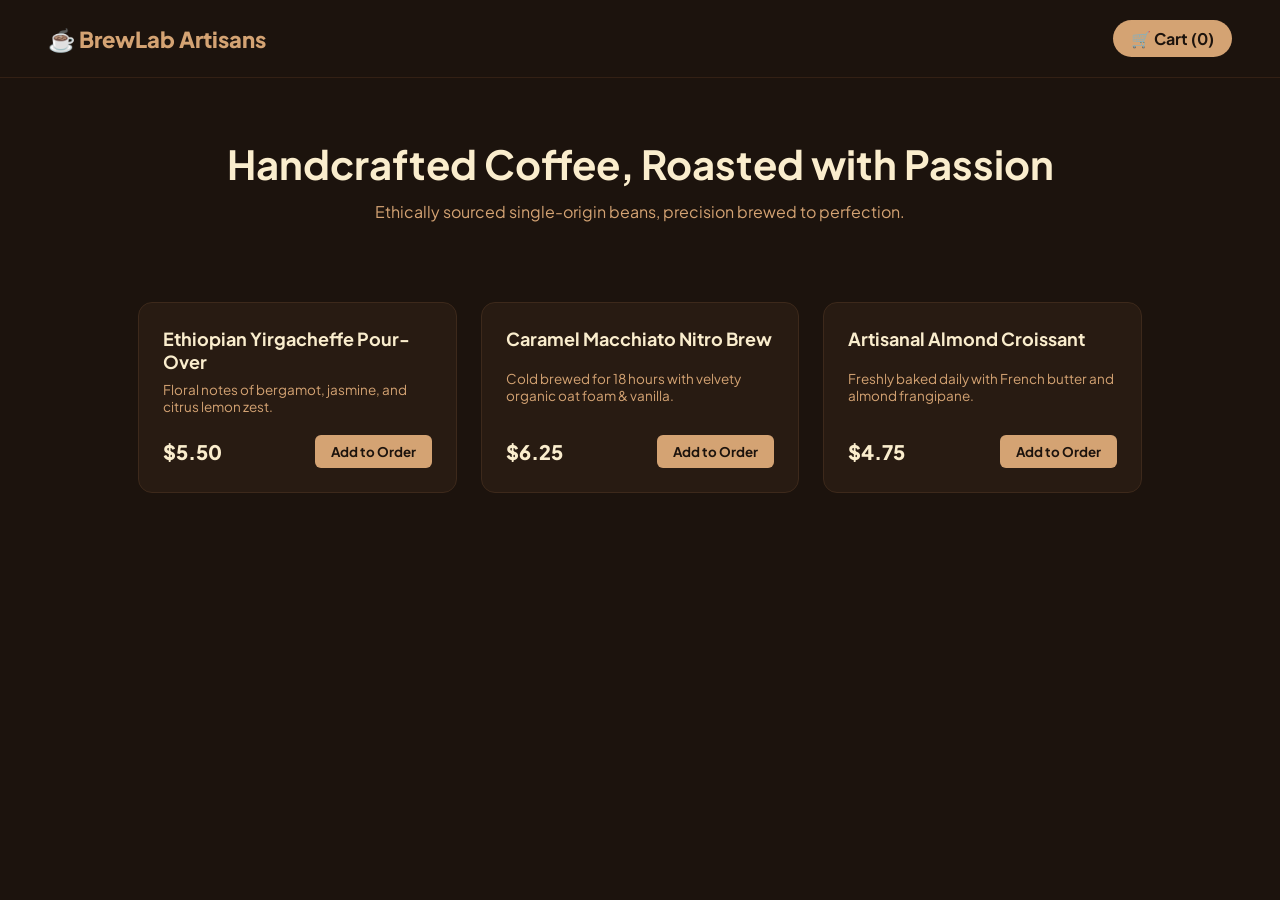
<file: generated-sites/coffee-showcase/index.html>
<!DOCTYPE html>

<html lang="en">

<head>

    <meta charset="UTF-8">

    <meta name="viewport" content="width=device-width, initial-scale=1.0">

    <title>BrewLab • Artisanal Specialty Roasters</title>

    <link href="https://fonts.googleapis.com/css2?family=Plus+Jakarta+Sans:wght@400;500;600;700;800&display=swap" rel="stylesheet">

    <link rel="stylesheet" href="style.css">

</head>

<body>

    <header class="header">

        <div class="brand">☕ BrewLab Artisans</div>

        <div class="cart-btn" onclick="toggleCart()">🛒 Cart (<span id="cartCount">0</span>)</div>

    </header>

    <section class="hero">

        <h1>Handcrafted Coffee, Roasted with Passion</h1>

        <p>Ethically sourced single-origin beans, precision brewed to perfection.</p>

    </section>

    <main class="menu-grid">

        <div class="item-card">

            <h3>Ethiopian Yirgacheffe Pour-Over</h3>

            <p>Floral notes of bergamot, jasmine, and citrus lemon zest.</p>

            <div class="item-bottom">

                <span class="price">$5.50</span>

                <button class="btn-add" onclick="addToCart('Ethiopian Pour-Over', 5.50)">Add to Order</button>

            </div>

        </div>

        <div class="item-card">

            <h3>Caramel Macchiato Nitro Brew</h3>

            <p>Cold brewed for 18 hours with velvety organic oat foam & vanilla.</p>

            <div class="item-bottom">

                <span class="price">$6.25</span>

                <button class="btn-add" onclick="addToCart('Nitro Caramel', 6.25)">Add to Order</button>

            </div>

        </div>

        <div class="item-card">

            <h3>Artisanal Almond Croissant</h3>

            <p>Freshly baked daily with French butter and almond frangipane.</p>

            <div class="item-bottom">

                <span class="price">$4.75</span>

                <button class="btn-add" onclick="addToCart('Almond Croissant', 4.75)">Add to Order</button>

            </div>

        </div>

    </main>

    <script src="script.js"></script>

</body>

</html>
</file>
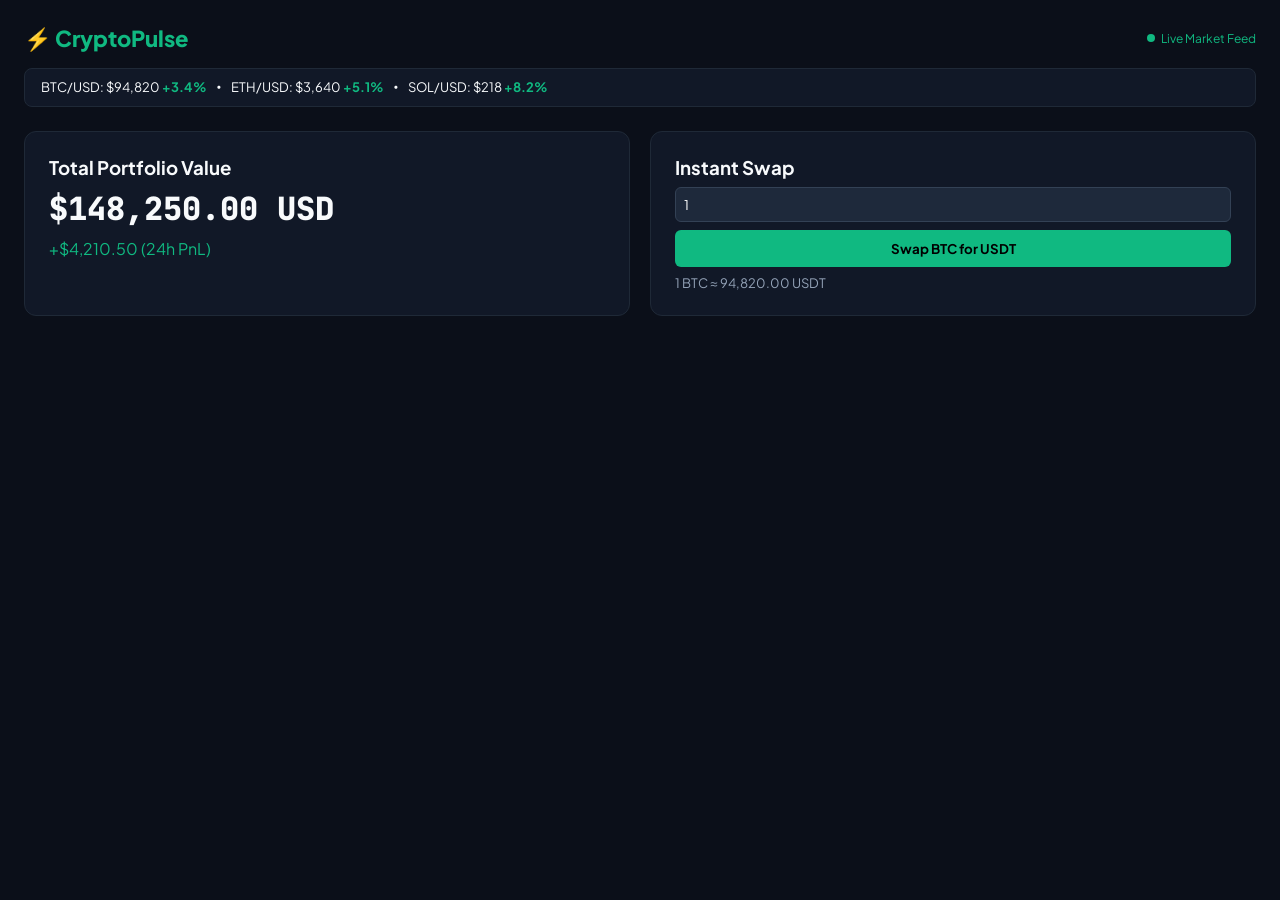
<file: generated-sites/crypto-hub/index.html>
<!DOCTYPE html>

<html lang="en">

<head>

    <meta charset="UTF-8">

    <meta name="viewport" content="width=device-width, initial-scale=1.0">

    <title>CryptoPulse • Market Terminal</title>

    <link href="https://fonts.googleapis.com/css2?family=Plus+Jakarta+Sans:wght@400;600;700;800&family=JetBrains+Mono:wght@500;600&display=swap" rel="stylesheet">

    <link rel="stylesheet" href="style.css">

</head>

<body>

    <header class="header">

        <div class="logo">⚡ CryptoPulse</div>

        <div class="status"><span class="dot"></span> Live Market Feed</div>

    </header>

    <div class="ticker-bar">

        <span>BTC/USD: $94,820 <strong style="color:#10b981;">+3.4%</strong></span> •

        <span>ETH/USD: $3,640 <strong style="color:#10b981;">+5.1%</strong></span> •

        <span>SOL/USD: $218 <strong style="color:#10b981;">+8.2%</strong></span>

    </div>

    <main class="main">

        <div class="card">

            <h3>Total Portfolio Value</h3>

            <div class="val">$148,250.00 USD</div>

            <p style="color:#10b981;">+$4,210.50 (24h PnL)</p>

        </div>

        <div class="card">

            <h3>Instant Swap</h3>

            <input type="number" value="1" id="swapAmount" style="background:#1e293b; color:#fff; border:1px solid #334155; padding:8px; border-radius:6px; width:100%; margin:8px 0;">

            <button onclick="calcSwap()" style="background:#10b981; color:#000; font-weight:700; border:none; padding:10px; width:100%; border-radius:6px; cursor:pointer;">Swap BTC for USDT</button>

            <div id="swapRes" style="margin-top:8px; font-size:13px; color:#94a3b8;">1 BTC ≈ 94,820.00 USDT</div>

        </div>

    </main>

    <script src="script.js"></script>

</body>

</html>
</file>
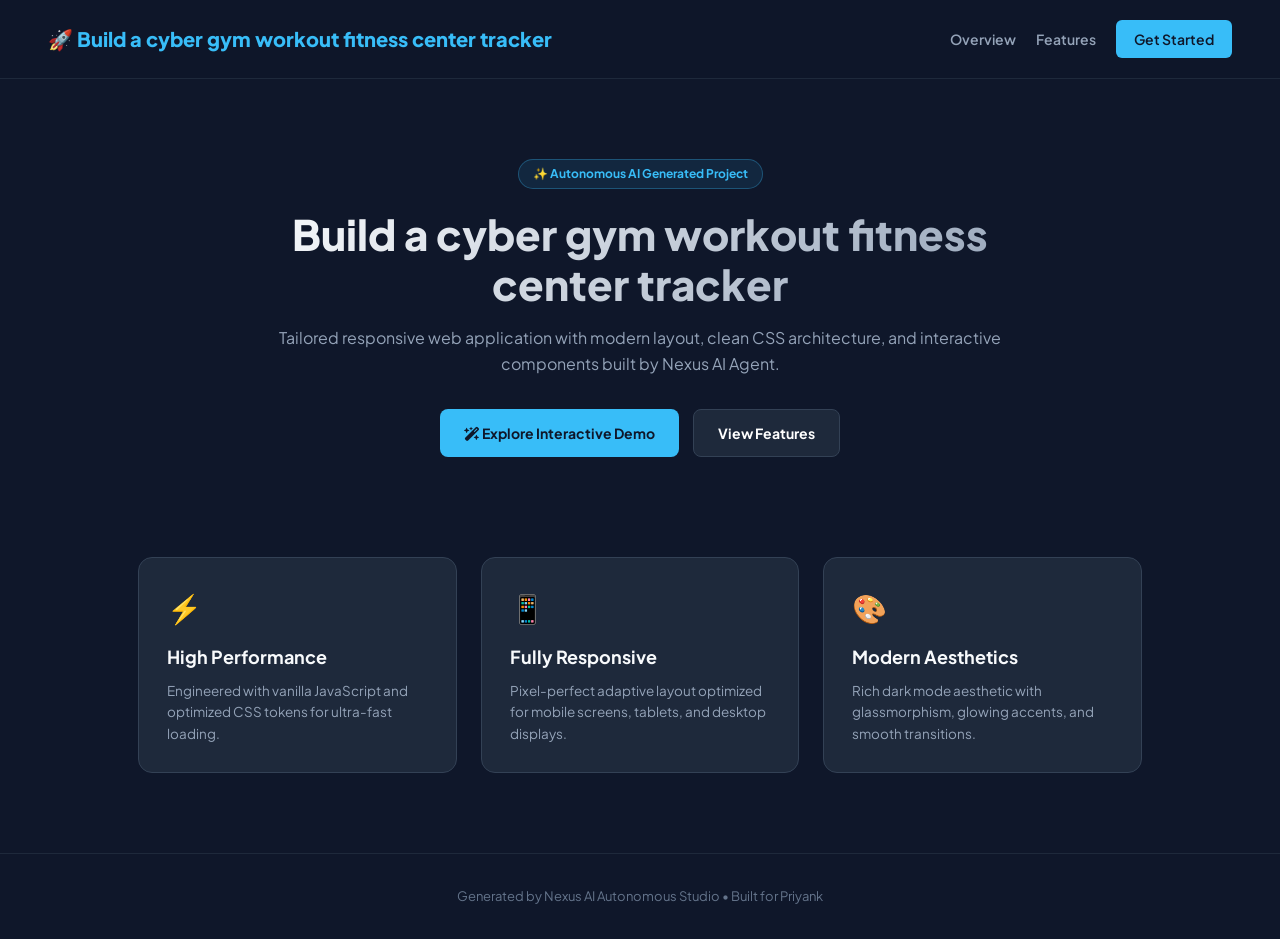
<file: generated-sites/cyber-gym-workout/index.html>
<!DOCTYPE html>

<html lang="en">

<head>

    <meta charset="UTF-8">

    <meta name="viewport" content="width=device-width, initial-scale=1.0">

    <title>Build a cyber gym workout fitness center tracker</title>

    <link href="https://fonts.googleapis.com/css2?family=Plus+Jakarta+Sans:wght@400;500;600;700;800&display=swap" rel="stylesheet">

    <link rel="stylesheet" href="https://cdnjs.cloudflare.com/ajax/libs/font-awesome/6.5.1/css/all.min.css">

    <link rel="stylesheet" href="style.css">

</head>

<body>

    <header class="app-header">

        <div class="brand">🚀 Build a cyber gym workout fitness center tracker</div>

        <nav class="nav">

            <a href="#overview">Overview</a>

            <a href="#features">Features</a>

            <a href="#contact" class="btn-action">Get Started</a>

        </nav>

    </header>

    <section class="hero-section" id="overview">

        <div class="pill-badge">✨ Autonomous AI Generated Project</div>

        <h1>Build a cyber gym workout fitness center tracker</h1>

        <p class="hero-desc">Tailored responsive web application with modern layout, clean CSS architecture, and interactive components built by Nexus AI Agent.</p>

        <div class="hero-actions">

            <button class="btn-primary" onclick="showDemo()"><i class="fa-solid fa-wand-magic-sparkles"></i> Explore Interactive Demo</button>

            <a href="#features" class="btn-secondary">View Features</a>

        </div>

    </section>

    <section class="features-section" id="features">

        <div class="features-grid">

            <div class="feature-box">

                <div class="feat-icon">⚡</div>

                <h3>High Performance</h3>

                <p>Engineered with vanilla JavaScript and optimized CSS tokens for ultra-fast loading.</p>

            </div>

            <div class="feature-box">

                <div class="feat-icon">📱</div>

                <h3>Fully Responsive</h3>

                <p>Pixel-perfect adaptive layout optimized for mobile screens, tablets, and desktop displays.</p>

            </div>

            <div class="feature-box">

                <div class="feat-icon">🎨</div>

                <h3>Modern Aesthetics</h3>

                <p>Rich dark mode aesthetic with glassmorphism, glowing accents, and smooth transitions.</p>

            </div>

        </div>

    </section>

    <footer class="app-footer" id="contact">

        <p>Generated by Nexus AI Autonomous Studio • Built for Priyank</p>

    </footer>

    <script src="script.js"></script>

</body>

</html>
</file>
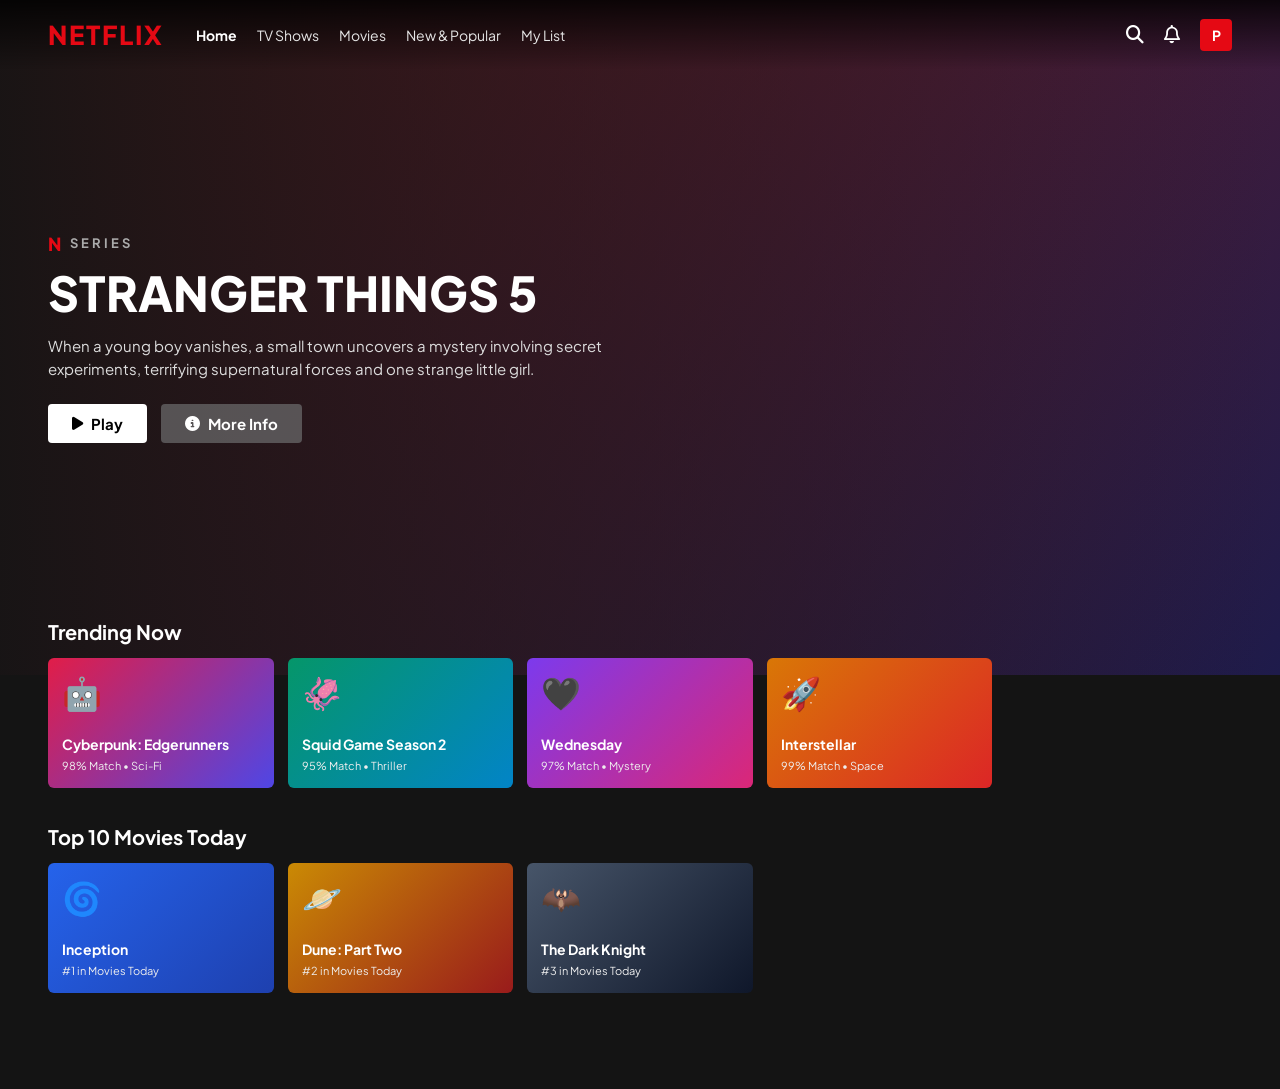
<file: generated-sites/netflix-clone/index.html>
<!DOCTYPE html>

<html lang="en">

<head>

    <meta charset="UTF-8">

    <meta name="viewport" content="width=device-width, initial-scale=1.0">

    <title>Netflix • Watch TV Shows & Movies</title>

    <link href="https://fonts.googleapis.com/css2?family=Plus+Jakarta+Sans:wght@400;600;700;800&display=swap" rel="stylesheet">

    <link rel="stylesheet" href="https://cdnjs.cloudflare.com/ajax/libs/font-awesome/6.5.1/css/all.min.css">

    <link rel="stylesheet" href="style.css">

</head>

<body>

    <header class="netflix-header">

        <div class="left-nav">

            <span class="netflix-logo">NETFLIX</span>

            <nav class="nav-links">

                <a href="#" class="active">Home</a>

                <a href="#">TV Shows</a>

                <a href="#">Movies</a>

                <a href="#">New & Popular</a>

                <a href="#">My List</a>

            </nav>

        </div>

        <div class="right-nav">

            <i class="fa-solid fa-magnifying-glass"></i>

            <i class="fa-regular fa-bell"></i>

            <div class="user-badge">P</div>

        </div>

    </header>

    <section class="billboard">

        <div class="billboard-content">

            <div class="series-badge"><span class="n-logo">N</span> SERIES</div>

            <h1 class="movie-title">STRANGER THINGS 5</h1>

            <p class="movie-desc">

                When a young boy vanishes, a small town uncovers a mystery involving secret experiments, terrifying supernatural forces and one strange little girl.

            </p>

            <div class="billboard-btns">

                <button class="btn-play" onclick="openTrailer('Stranger Things 5')"><i class="fa-solid fa-play"></i> Play</button>

                <button class="btn-info" onclick="openTrailer('Stranger Things 5')"><i class="fa-solid fa-circle-info"></i> More Info</button>

            </div>

        </div>

    </section>

    <main class="rows-container">

        <section class="movie-row">

            <h2>Trending Now</h2>

            <div class="row-posters">

                <div class="poster-card" style="background: linear-gradient(135deg, #e11d48, #4f46e5);" onclick="openTrailer('Cyberpunk: Edgerunners')">

                    <span class="card-emoji">🤖</span>

                    <div class="poster-info">

                        <h4>Cyberpunk: Edgerunners</h4>

                        <span>98% Match • Sci-Fi</span>

                    </div>

                </div>

                <div class="poster-card" style="background: linear-gradient(135deg, #059669, #0284c7);" onclick="openTrailer('Squid Game: The Challenge')">

                    <span class="card-emoji">🦑</span>

                    <div class="poster-info">

                        <h4>Squid Game Season 2</h4>

                        <span>95% Match • Thriller</span>

                    </div>

                </div>

                <div class="poster-card" style="background: linear-gradient(135deg, #7c3aed, #db2777);" onclick="openTrailer('Wednesday')">

                    <span class="card-emoji">🖤</span>

                    <div class="poster-info">

                        <h4>Wednesday</h4>

                        <span>97% Match • Mystery</span>

                    </div>

                </div>

                <div class="poster-card" style="background: linear-gradient(135deg, #d97706, #dc2626);" onclick="openTrailer('Interstellar')">

                    <span class="card-emoji">🚀</span>

                    <div class="poster-info">

                        <h4>Interstellar</h4>

                        <span>99% Match • Space</span>

                    </div>

                </div>

            </div>

        </section>

        <section class="movie-row">

            <h2>Top 10 Movies Today</h2>

            <div class="row-posters">

                <div class="poster-card" style="background: linear-gradient(135deg, #2563eb, #1e40af);" onclick="openTrailer('Inception')">

                    <span class="card-emoji">🌀</span>

                    <div class="poster-info">

                        <h4>Inception</h4>

                        <span>#1 in Movies Today</span>

                    </div>

                </div>

                <div class="poster-card" style="background: linear-gradient(135deg, #ca8a04, #991b1b);" onclick="openTrailer('Dune: Part Two')">

                    <span class="card-emoji">🪐</span>

                    <div class="poster-info">

                        <h4>Dune: Part Two</h4>

                        <span>#2 in Movies Today</span>

                    </div>

                </div>

                <div class="poster-card" style="background: linear-gradient(135deg, #475569, #0f172a);" onclick="openTrailer('The Dark Knight')">

                    <span class="card-emoji">🦇</span>

                    <div class="poster-info">

                        <h4>The Dark Knight</h4>

                        <span>#3 in Movies Today</span>

                    </div>

                </div>

            </div>

        </section>

    </main>

    <div class="modal-overlay" id="trailerModal">

        <div class="modal-box">

            <h3 id="modalTitle">Movie Title</h3>

            <p style="color:#aaa; margin: 12px 0 24px;">Now streaming in Ultra HD 4K with Dolby Atmos Spatial Audio.</p>

            <div style="background:#000; height:180px; border-radius:8px; display:flex; align-items:center; justify-content:center; font-size:40px;">🎬 Live Player Preview</div>

            <button class="btn-play" style="margin-top:20px; width:100%; justify-content:center;" onclick="closeModal()">Close Preview</button>

        </div>

    </div>

    <script src="script.js"></script>

</body>

</html>
</file>
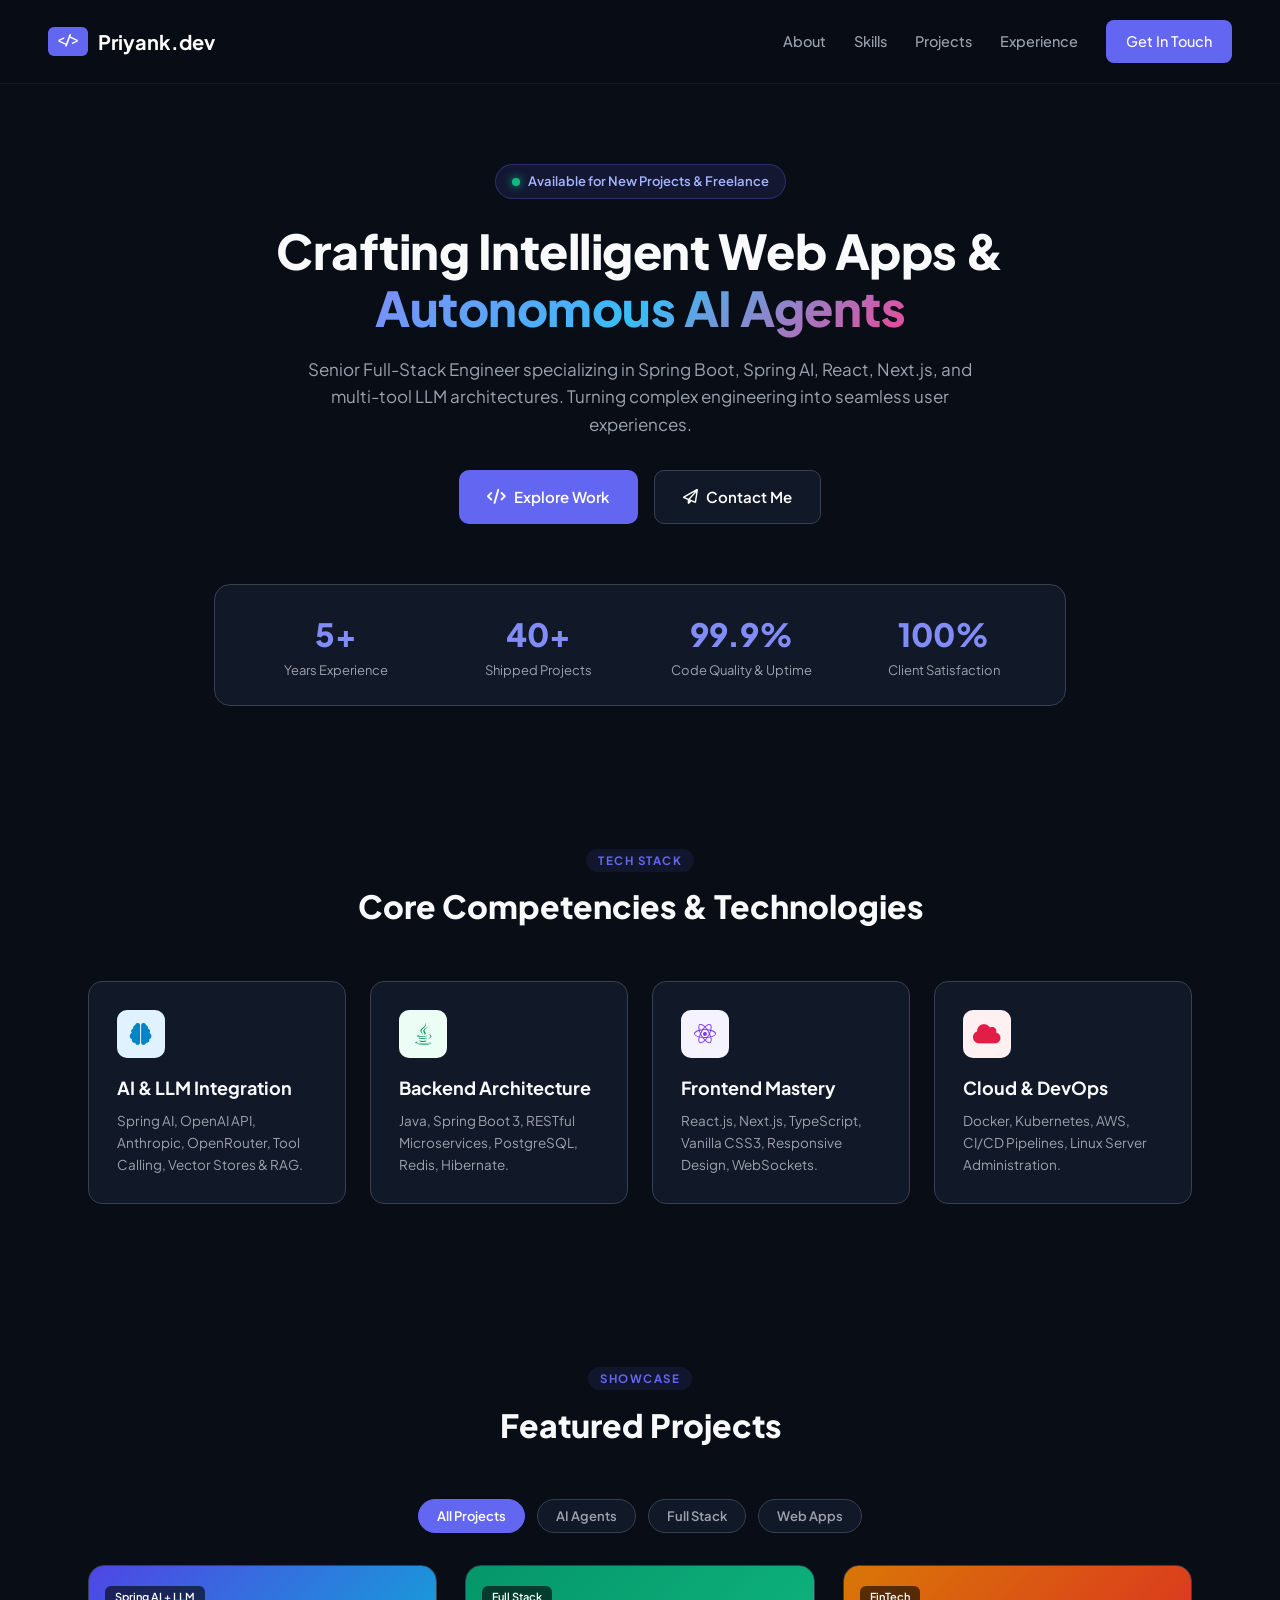
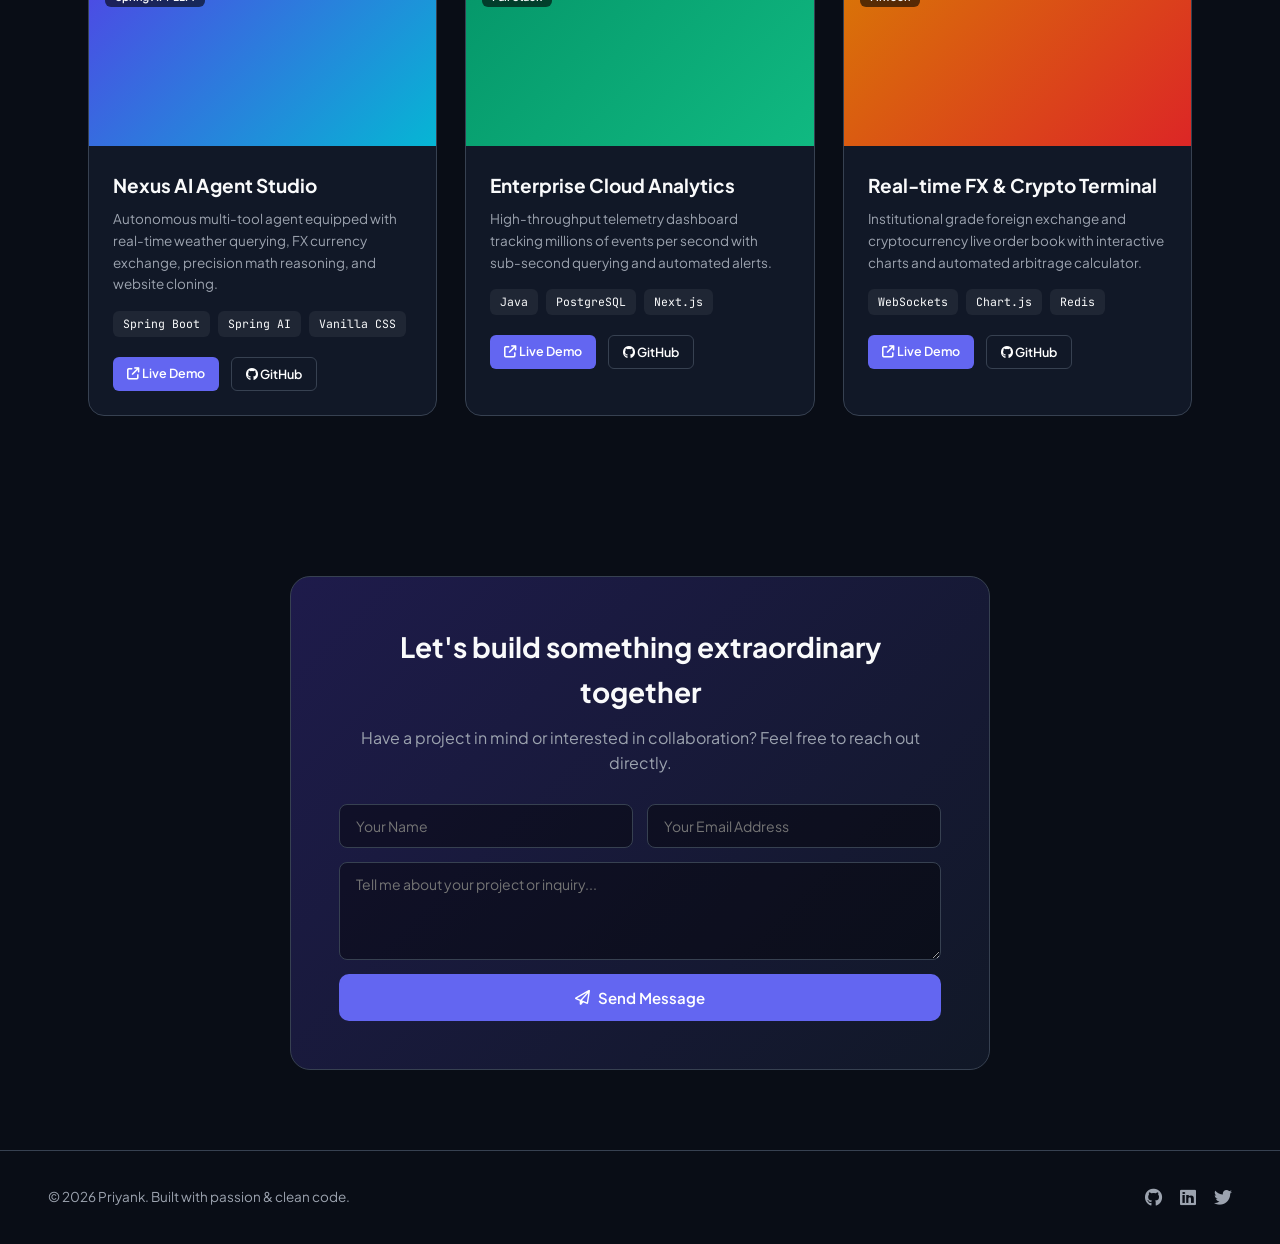
<file: generated-sites/personal-portfolio/index.html>
<!DOCTYPE html>

<html lang="en">

<head>

    <meta charset="UTF-8">

    <meta name="viewport" content="width=device-width, initial-scale=1.0">

    <title>Priyank • Full Stack Developer & AI Engineer</title>

    <link href="https://fonts.googleapis.com/css2?family=Plus+Jakarta+Sans:wght@300;400;500;600;700;800&family=JetBrains+Mono:wght@400;500;600&display=swap" rel="stylesheet">

    <link rel="stylesheet" href="https://cdnjs.cloudflare.com/ajax/libs/font-awesome/6.5.1/css/all.min.css">

    <link rel="stylesheet" href="style.css">

</head>

<body>

    <!-- Header Navigation -->

    <header class="navbar">

        <a href="#" class="logo">

            <span class="logo-badge">&lt;/&gt;</span>

            <span class="logo-text">Priyank<strong>.dev</strong></span>

        </a>

        <nav class="nav-links">

            <a href="#about">About</a>

            <a href="#skills">Skills</a>

            <a href="#projects">Projects</a>

            <a href="#experience">Experience</a>

            <a href="#contact" class="btn-primary">Get In Touch</a>

        </nav>

    </header>

    <!-- Hero Section -->

    <section class="hero-section">

        <div class="hero-badge">

            <span class="status-indicator"></span>

            Available for New Projects & Freelance

        </div>

        <h1 class="hero-title">

            Crafting Intelligent Web Apps & <span class="gradient-text">Autonomous AI Agents</span>

        </h1>

        <p class="hero-subtitle">

            Senior Full-Stack Engineer specializing in Spring Boot, Spring AI, React, Next.js, and multi-tool LLM architectures. Turning complex engineering into seamless user experiences.

        </p>

        <div class="hero-cta-group">

            <a href="#projects" class="btn-primary btn-large">

                <i class="fa-solid fa-code"></i> Explore Work

            </a>

            <a href="#contact" class="btn-secondary btn-large">

                <i class="fa-regular fa-paper-plane"></i> Contact Me

            </a>

        </div>

        <div class="stats-banner">

            <div class="stat-card">

                <h3>5+</h3>

                <p>Years Experience</p>

            </div>

            <div class="stat-card">

                <h3>40+</h3>

                <p>Shipped Projects</p>

            </div>

            <div class="stat-card">

                <h3>99.9%</h3>

                <p>Code Quality & Uptime</p>

            </div>

            <div class="stat-card">

                <h3>100%</h3>

                <p>Client Satisfaction</p>

            </div>

        </div>

    </section>

    <!-- Skills Section -->

    <section class="section" id="skills">

        <div class="section-title-wrap">

            <span class="pill-label">TECH STACK</span>

            <h2>Core Competencies & Technologies</h2>

        </div>

        <div class="skills-grid">

            <div class="skill-card">

                <div class="skill-icon" style="background:#e0f2fe; color:#0284c7;"><i class="fa-solid fa-brain"></i></div>

                <h3>AI & LLM Integration</h3>

                <p>Spring AI, OpenAI API, Anthropic, OpenRouter, Tool Calling, Vector Stores & RAG.</p>

            </div>

            <div class="skill-card">

                <div class="skill-icon" style="background:#ecfdf5; color:#059669;"><i class="fa-brands fa-java"></i></div>

                <h3>Backend Architecture</h3>

                <p>Java, Spring Boot 3, RESTful Microservices, PostgreSQL, Redis, Hibernate.</p>

            </div>

            <div class="skill-card">

                <div class="skill-icon" style="background:#f5f3ff; color:#7c3aed;"><i class="fa-brands fa-react"></i></div>

                <h3>Frontend Mastery</h3>

                <p>React.js, Next.js, TypeScript, Vanilla CSS3, Responsive Design, WebSockets.</p>

            </div>

            <div class="skill-card">

                <div class="skill-icon" style="background:#fff1f2; color:#e11d48;"><i class="fa-solid fa-cloud"></i></div>

                <h3>Cloud & DevOps</h3>

                <p>Docker, Kubernetes, AWS, CI/CD Pipelines, Linux Server Administration.</p>

            </div>

        </div>

    </section>

    <!-- Projects Section -->

    <section class="section" id="projects">

        <div class="section-title-wrap">

            <span class="pill-label">SHOWCASE</span>

            <h2>Featured Projects</h2>

        </div>

        <div class="project-filters">

            <button class="filter-btn active" data-filter="all">All Projects</button>

            <button class="filter-btn" data-filter="ai">AI Agents</button>

            <button class="filter-btn" data-filter="fullstack">Full Stack</button>

            <button class="filter-btn" data-filter="web">Web Apps</button>

        </div>

        <div class="projects-grid">

            <div class="project-card" data-category="ai">

                <div class="project-img" style="background: linear-gradient(135deg, #4f46e5, #06b6d4);">

                    <span class="project-badge">Spring AI + LLM</span>

                </div>

                <div class="project-content">

                    <h3>Nexus AI Agent Studio</h3>

                    <p>Autonomous multi-tool agent equipped with real-time weather querying, FX currency exchange, precision math reasoning, and website cloning.</p>

                    <div class="tag-list">

                        <span>Spring Boot</span><span>Spring AI</span><span>Vanilla CSS</span>

                    </div>

                    <div class="project-links">

                        <a href="#" class="btn-sm"><i class="fa-solid fa-arrow-up-right-from-square"></i> Live Demo</a>

                        <a href="#" class="btn-sm-ghost"><i class="fa-brands fa-github"></i> GitHub</a>

                    </div>

                </div>

            </div>

            <div class="project-card" data-category="fullstack">

                <div class="project-img" style="background: linear-gradient(135deg, #059669, #10b981);">

                    <span class="project-badge">Full Stack</span>

                </div>

                <div class="project-content">

                    <h3>Enterprise Cloud Analytics</h3>

                    <p>High-throughput telemetry dashboard tracking millions of events per second with sub-second querying and automated alerts.</p>

                    <div class="tag-list">

                        <span>Java</span><span>PostgreSQL</span><span>Next.js</span>

                    </div>

                    <div class="project-links">

                        <a href="#" class="btn-sm"><i class="fa-solid fa-arrow-up-right-from-square"></i> Live Demo</a>

                        <a href="#" class="btn-sm-ghost"><i class="fa-brands fa-github"></i> GitHub</a>

                    </div>

                </div>

            </div>

            <div class="project-card" data-category="web">

                <div class="project-img" style="background: linear-gradient(135deg, #d97706, #dc2626);">

                    <span class="project-badge">FinTech</span>

                </div>

                <div class="project-content">

                    <h3>Real-time FX & Crypto Terminal</h3>

                    <p>Institutional grade foreign exchange and cryptocurrency live order book with interactive charts and automated arbitrage calculator.</p>

                    <div class="tag-list">

                        <span>WebSockets</span><span>Chart.js</span><span>Redis</span>

                    </div>

                    <div class="project-links">

                        <a href="#" class="btn-sm"><i class="fa-solid fa-arrow-up-right-from-square"></i> Live Demo</a>

                        <a href="#" class="btn-sm-ghost"><i class="fa-brands fa-github"></i> GitHub</a>

                    </div>

                </div>

            </div>

        </div>

    </section>

    <!-- Contact Section -->

    <section class="section" id="contact">

        <div class="contact-card">

            <h2>Let's build something extraordinary together</h2>

            <p>Have a project in mind or interested in collaboration? Feel free to reach out directly.</p>

            <form class="contact-form" id="contactForm">

                <div class="form-row">

                    <input type="text" placeholder="Your Name" required>

                    <input type="email" placeholder="Your Email Address" required>

                </div>

                <textarea placeholder="Tell me about your project or inquiry..." rows="4" required></textarea>

                <button type="submit" class="btn-primary btn-large" style="width:100%; justify-content:center;">

                    <i class="fa-regular fa-paper-plane"></i> Send Message

                </button>

            </form>

        </div>

    </section>

    <!-- Footer -->

    <footer class="footer">

        <p>&copy; 2026 Priyank. Built with passion & clean code.</p>

        <div class="social-links">

            <a href="#"><i class="fa-brands fa-github"></i></a>

            <a href="#"><i class="fa-brands fa-linkedin"></i></a>

            <a href="#"><i class="fa-brands fa-twitter"></i></a>

        </div>

    </footer>

    <script src="script.js"></script>

</body>

</html>
</file>
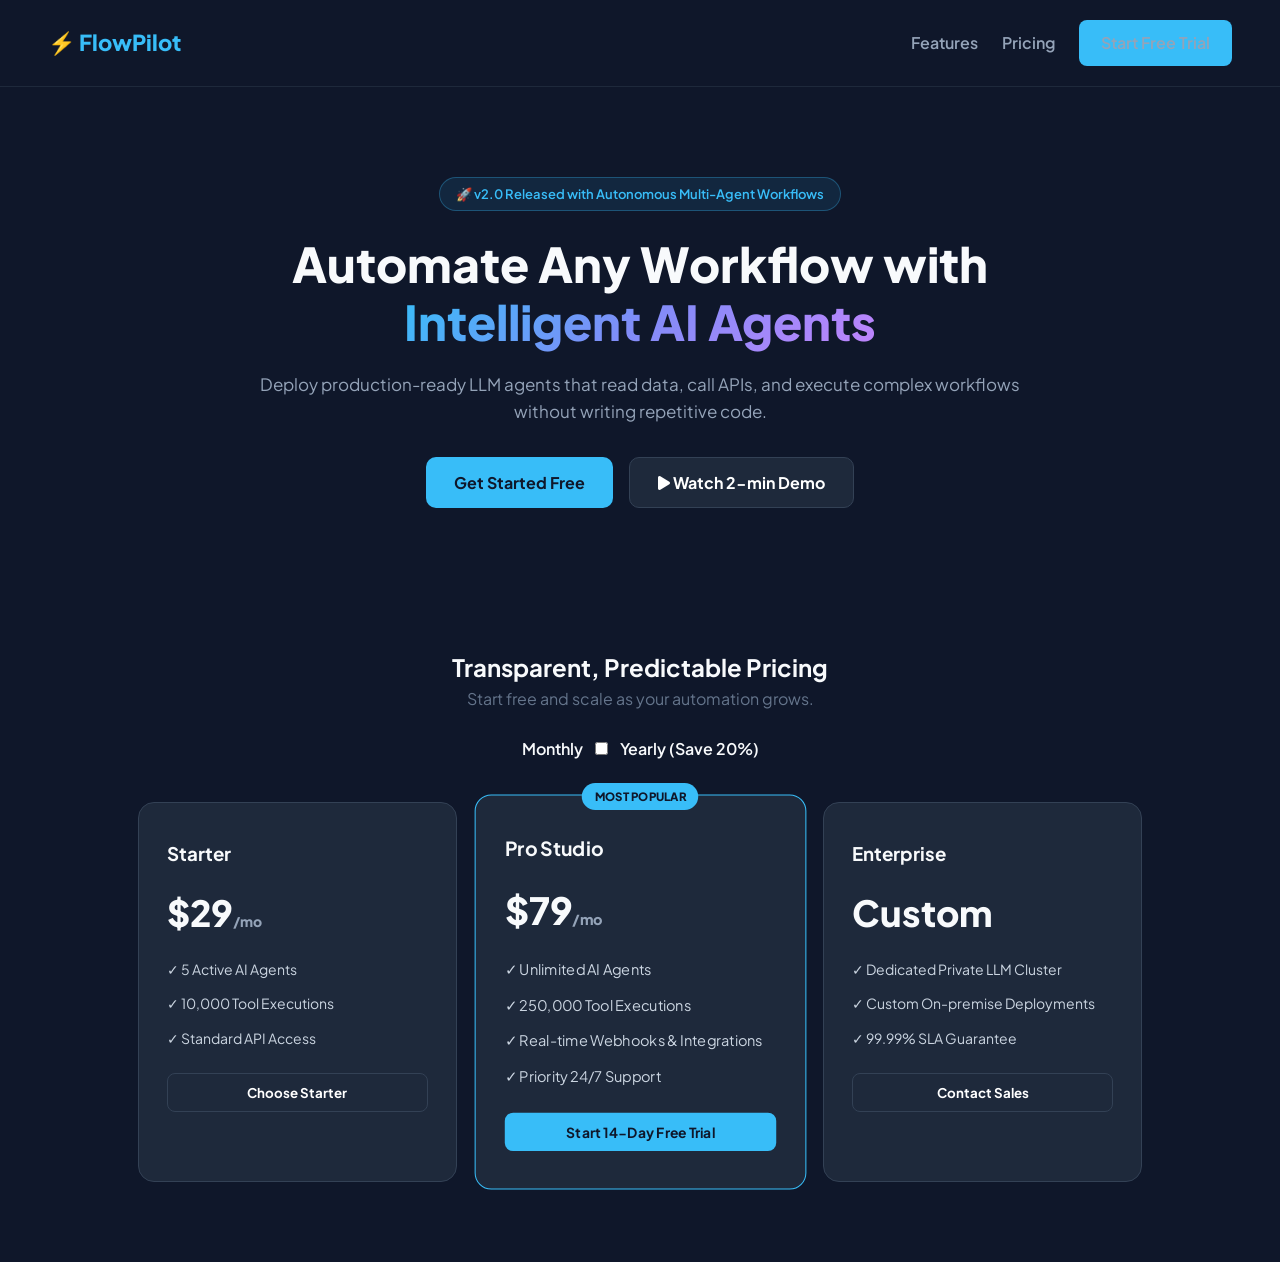
<file: generated-sites/saas-landing/index.html>
<!DOCTYPE html>

<html lang="en">

<head>

    <meta charset="UTF-8">

    <meta name="viewport" content="width=device-width, initial-scale=1.0">

    <title>FlowPilot • AI Workflow Automation</title>

    <link href="https://fonts.googleapis.com/css2?family=Plus+Jakarta+Sans:wght@400;500;600;700;800&display=swap" rel="stylesheet">

    <link rel="stylesheet" href="https://cdnjs.cloudflare.com/ajax/libs/font-awesome/6.5.1/css/all.min.css">

    <link rel="stylesheet" href="style.css">

</head>

<body>

    <header class="navbar">

        <div class="logo">⚡ FlowPilot</div>

        <nav class="nav">

            <a href="#features">Features</a>

            <a href="#pricing">Pricing</a>

            <a href="#" class="btn-primary">Start Free Trial</a>

        </nav>

    </header>

    <section class="hero">

        <div class="badge">🚀 v2.0 Released with Autonomous Multi-Agent Workflows</div>

        <h1>Automate Any Workflow with <span class="gradient">Intelligent AI Agents</span></h1>

        <p>Deploy production-ready LLM agents that read data, call APIs, and execute complex workflows without writing repetitive code.</p>

        <div class="cta-row">

            <button class="btn-primary btn-lg">Get Started Free</button>

            <button class="btn-secondary btn-lg"><i class="fa-solid fa-play"></i> Watch 2-min Demo</button>

        </div>

    </section>

    <section class="pricing-section" id="pricing">

        <h2>Transparent, Predictable Pricing</h2>

        <p style="color:#64748b; margin-bottom: 24px;">Start free and scale as your automation grows.</p>

        <div class="billing-toggle">

            <span>Monthly</span>

            <input type="checkbox" id="priceToggle">

            <span>Yearly (Save 20%)</span>

        </div>

        <div class="pricing-grid">

            <div class="price-card">

                <h3>Starter</h3>

                <div class="price" id="priceStarter">$29<span>/mo</span></div>

                <ul class="features">

                    <li>✓ 5 Active AI Agents</li>

                    <li>✓ 10,000 Tool Executions</li>

                    <li>✓ Standard API Access</li>

                </ul>

                <button class="btn-secondary" style="width:100%;">Choose Starter</button>

            </div>

            <div class="price-card popular">

                <div class="popular-badge">MOST POPULAR</div>

                <h3>Pro Studio</h3>

                <div class="price" id="pricePro">$79<span>/mo</span></div>

                <ul class="features">

                    <li>✓ Unlimited AI Agents</li>

                    <li>✓ 250,000 Tool Executions</li>

                    <li>✓ Real-time Webhooks & Integrations</li>

                    <li>✓ Priority 24/7 Support</li>

                </ul>

                <button class="btn-primary" style="width:100%;">Start 14-Day Free Trial</button>

            </div>

            <div class="price-card">

                <h3>Enterprise</h3>

                <div class="price">Custom</div>

                <ul class="features">

                    <li>✓ Dedicated Private LLM Cluster</li>

                    <li>✓ Custom On-premise Deployments</li>

                    <li>✓ 99.99% SLA Guarantee</li>

                </ul>

                <button class="btn-secondary" style="width:100%;">Contact Sales</button>

            </div>

        </div>

    </section>

    <script src="script.js"></script>

</body>

</html>
</file>
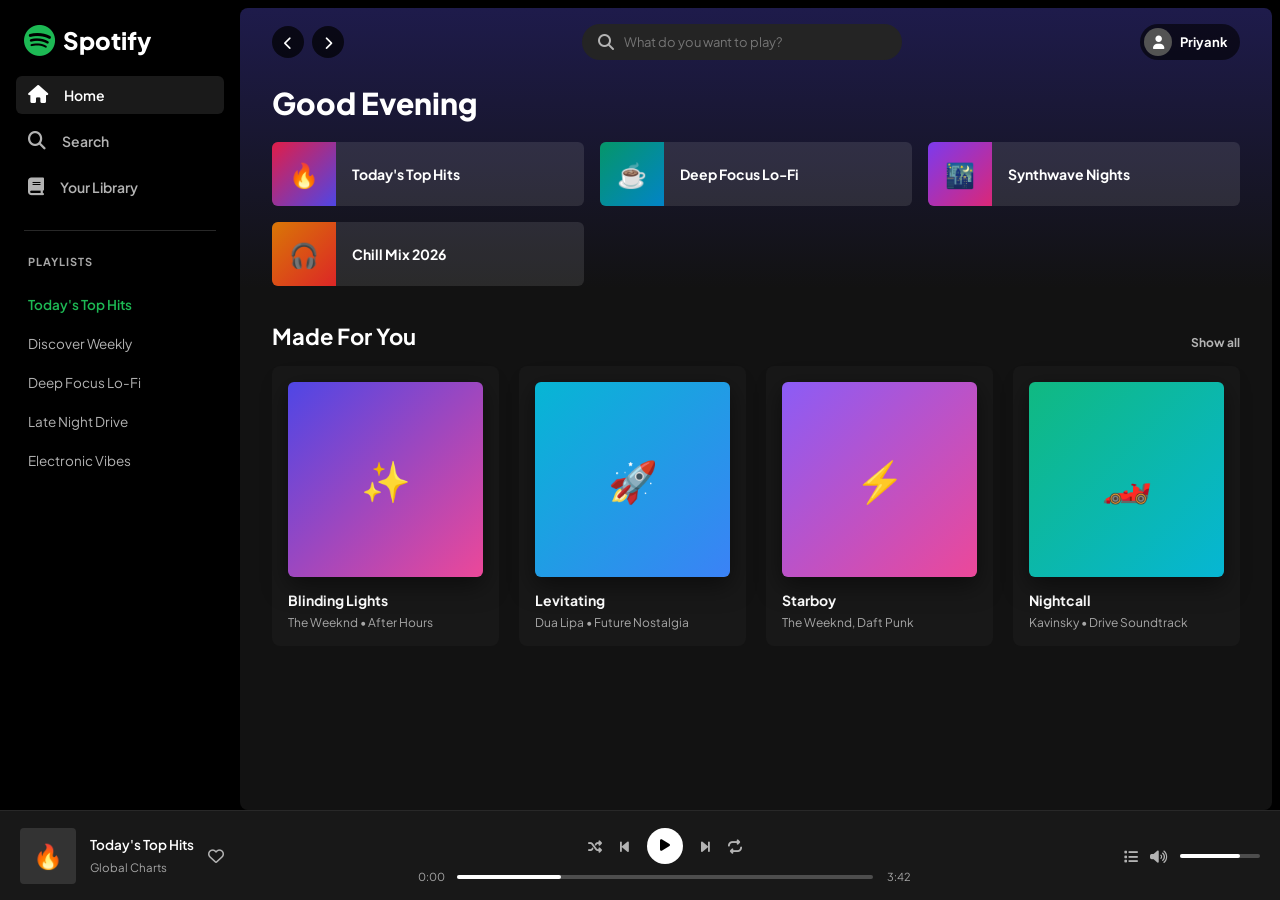
<file: generated-sites/spotify-clone/index.html>
<!DOCTYPE html>

<html lang="en">

<head>

    <meta charset="UTF-8">

    <meta name="viewport" content="width=device-width, initial-scale=1.0">

    <title>Spotify • Web Player Clone</title>

    <link rel="stylesheet" href="https://cdnjs.cloudflare.com/ajax/libs/font-awesome/6.5.1/css/all.min.css">

    <link href="https://fonts.googleapis.com/css2?family=Plus+Jakarta+Sans:wght@400;500;600;700;800&display=swap" rel="stylesheet">

    <link rel="stylesheet" href="style.css">

</head>

<body>

    <div class="spotify-app">

        <!-- Sidebar -->

        <aside class="sidebar">

            <div class="brand">

                <i class="fa-brands fa-spotify"></i>

                <span>Spotify</span>

            </div>

            <nav class="nav-links">

                <a href="#" class="nav-item active"><i class="fa-solid fa-house"></i> Home</a>

                <a href="#" class="nav-item"><i class="fa-solid fa-magnifying-glass"></i> Search</a>

                <a href="#" class="nav-item"><i class="fa-solid fa-book"></i> Your Library</a>

            </nav>

            <div class="sidebar-divider"></div>

            <div class="playlist-header">PLAYLISTS</div>

            <div class="playlist-list">

                <div class="playlist-item active" data-song="Starboy • The Weeknd" data-artist="The Weeknd" data-cover="🌟">Today's Top Hits</div>

                <div class="playlist-item" data-song="Blinding Lights • Synthwave" data-artist="The Weeknd" data-cover="⚡">Discover Weekly</div>

                <div class="playlist-item" data-song="Lo-Fi Study Beats • Chill" data-artist="ChilledCow" data-cover="☕">Deep Focus Lo-Fi</div>

                <div class="playlist-item" data-song="Midnight City • M83" data-artist="M83" data-cover="🌃">Late Night Drive</div>

                <div class="playlist-item" data-song="Cyberpunk 2077 Synth" data-artist="Night City DJ" data-cover="🤖">Electronic Vibes</div>

            </div>

        </aside>

        <!-- Main Content Area -->

        <main class="main-content">

            <header class="top-nav">

                <div class="nav-arrows">

                    <button class="arrow-btn"><i class="fa-solid fa-chevron-left"></i></button>

                    <button class="arrow-btn"><i class="fa-solid fa-chevron-right"></i></button>

                </div>

                <div class="search-box">

                    <i class="fa-solid fa-magnifying-glass"></i>

                    <input type="text" placeholder="What do you want to play?" id="searchBar">

                </div>

                <div class="user-profile">

                    <div class="avatar"><i class="fa-solid fa-user"></i></div>

                    <span>Priyank</span>

                </div>

            </header>

            <section class="content-body">

                <h2 class="section-greeting" id="greetingText">Good Evening</h2>

                <!-- Quick Access Grid -->

                <div class="quick-grid">

                    <div class="quick-card" data-title="Today's Top Hits" data-artist="Global Top 50" data-cover="🔥">

                        <div class="quick-cover" style="background: linear-gradient(135deg, #e11d48, #4f46e5);">🔥</div>

                        <span>Today's Top Hits</span>

                        <button class="play-bubble"><i class="fa-solid fa-play"></i></button>

                    </div>

                    <div class="quick-card" data-title="Deep Focus Lo-Fi" data-artist="Lofi Girl" data-cover="☕">

                        <div class="quick-cover" style="background: linear-gradient(135deg, #059669, #0284c7);">☕</div>

                        <span>Deep Focus Lo-Fi</span>

                        <button class="play-bubble"><i class="fa-solid fa-play"></i></button>

                    </div>

                    <div class="quick-card" data-title="Synthwave Nights" data-artist="Kavinsky" data-cover="🌃">

                        <div class="quick-cover" style="background: linear-gradient(135deg, #7c3aed, #db2777);">🌃</div>

                        <span>Synthwave Nights</span>

                        <button class="play-bubble"><i class="fa-solid fa-play"></i></button>

                    </div>

                    <div class="quick-card" data-title="Chill Mix 2026" data-artist="Spotify Mix" data-cover="🎧">

                        <div class="quick-cover" style="background: linear-gradient(135deg, #d97706, #dc2626);">🎧</div>

                        <span>Chill Mix 2026</span>

                        <button class="play-bubble"><i class="fa-solid fa-play"></i></button>

                    </div>

                </div>

                <!-- Made for You Carousel -->

                <div class="section-header">

                    <h3>Made For You</h3>

                    <a href="#">Show all</a>

                </div>

                <div class="cards-carousel">

                    <div class="music-card" data-title="Blinding Lights" data-artist="The Weeknd" data-cover="✨">

                        <div class="card-img-wrap" style="background: linear-gradient(135deg, #4f46e5, #ec4899);">

                            <span class="card-icon">✨</span>

                            <button class="card-play-btn"><i class="fa-solid fa-play"></i></button>

                        </div>

                        <h4>Blinding Lights</h4>

                        <p>The Weeknd • After Hours</p>

                    </div>

                    <div class="music-card" data-title="Levitating" data-artist="Dua Lipa" data-cover="🚀">

                        <div class="card-img-wrap" style="background: linear-gradient(135deg, #06b6d4, #3b82f6);">

                            <span class="card-icon">🚀</span>

                            <button class="card-play-btn"><i class="fa-solid fa-play"></i></button>

                        </div>

                        <h4>Levitating</h4>

                        <p>Dua Lipa • Future Nostalgia</p>

                    </div>

                    <div class="music-card" data-title="Starboy" data-artist="The Weeknd, Daft Punk" data-cover="⚡">

                        <div class="card-img-wrap" style="background: linear-gradient(135deg, #8b5cf6, #ec4899);">

                            <span class="card-icon">⚡</span>

                            <button class="card-play-btn"><i class="fa-solid fa-play"></i></button>

                        </div>

                        <h4>Starboy</h4>

                        <p>The Weeknd, Daft Punk</p>

                    </div>

                    <div class="music-card" data-title="Nightcall" data-artist="Kavinsky" data-cover="🏎️">

                        <div class="card-img-wrap" style="background: linear-gradient(135deg, #10b981, #06b6d4);">

                            <span class="card-icon">🏎️</span>

                            <button class="card-play-btn"><i class="fa-solid fa-play"></i></button>

                        </div>

                        <h4>Nightcall</h4>

                        <p>Kavinsky • Drive Soundtrack</p>

                    </div>

                </div>

            </section>

        </main>

        <!-- Player Bar -->

        <footer class="player-bar">

            <div class="now-playing">

                <div class="now-playing-cover" id="currentCover">🔥</div>

                <div class="now-playing-info">

                    <h5 id="currentTitle">Today's Top Hits</h5>

                    <span id="currentArtist">Global Charts</span>

                </div>

                <button class="like-btn" id="likeBtn"><i class="fa-regular fa-heart"></i></button>

            </div>

            <div class="player-controls">

                <div class="control-buttons">

                    <button class="sub-btn" id="shuffleBtn" title="Shuffle"><i class="fa-solid fa-shuffle"></i></button>

                    <button class="sub-btn" id="prevBtn" title="Previous"><i class="fa-solid fa-backward-step"></i></button>

                    <button class="main-play-btn" id="mainPlayBtn" title="Play/Pause"><i class="fa-solid fa-play"></i></button>

                    <button class="sub-btn" id="nextBtn" title="Next"><i class="fa-solid fa-forward-step"></i></button>

                    <button class="sub-btn" id="repeatBtn" title="Repeat"><i class="fa-solid fa-repeat"></i></button>

                </div>

                <div class="progress-container">

                    <span class="time-stamp" id="currentTime">0:00</span>

                    <div class="progress-bar-wrap" id="progressBarWrap">

                        <div class="progress-bar-fill" id="progressBarFill" style="width: 25%;"></div>

                    </div>

                    <span class="time-stamp" id="totalDuration">3:42</span>

                </div>

            </div>

            <div class="extra-controls">

                <button class="sub-btn"><i class="fa-solid fa-list"></i></button>

                <button class="sub-btn"><i class="fa-solid fa-volume-high"></i></button>

                <div class="volume-slider-wrap" id="volumeWrap">

                    <div class="volume-bar-fill" id="volumeFill" style="width: 75%;"></div>

                </div>

            </div>

        </footer>

    </div>

    <script src="script.js"></script>

</body>

</html>
</file>
<file: generated-sites/coffee-showcase/style.css>
* { margin:0; padding:0; box-sizing:border-box; font-family:'Plus Jakarta Sans',sans-serif; }

body { background:#1c130d; color:#fdfaf6; }

.header { display:flex; justify-content:space-between; align-items:center; padding:20px 48px; border-bottom:1px solid #332014; }

.brand { font-size:22px; font-weight:800; color:#d4a373; }

.cart-btn { background:#d4a373; color:#1c130d; padding:8px 18px; border-radius:500px; font-weight:700; cursor:pointer; }

.hero { text-align:center; padding:60px 24px; }

.hero h1 { font-size:40px; color:#faedcd; margin-bottom:12px; }

.hero p { color:#d4a373; }

.menu-grid { display:grid; grid-template-columns:repeat(auto-fit, minmax(280px, 1fr)); gap:24px; padding:20px 48px 60px; max-width:1100px; margin:0 auto; }

.item-card { background:#281b12; border:1px solid #3d291b; padding:24px; border-radius:14px; display:flex; flex-direction:column; justify-content:space-between; }

.item-card h3 { font-size:18px; color:#faedcd; margin-bottom:8px; }

.item-card p { font-size:13.5px; color:#d4a373; margin-bottom:20px; }

.item-bottom { display:flex; justify-content:space-between; align-items:center; }

.price { font-size:20px; font-weight:800; color:#faedcd; }

.btn-add { background:#d4a373; color:#1c130d; border:none; padding:8px 16px; border-radius:6px; font-weight:700; cursor:pointer; }
</file>
<file: generated-sites/crypto-hub/style.css>
* { margin:0; padding:0; box-sizing:border-box; font-family:'Plus Jakarta Sans',sans-serif; }

body { background:#0b0f19; color:#f8fafc; padding:24px; }

.header { display:flex; justify-content:space-between; align-items:center; margin-bottom:16px; }

.logo { font-size:22px; font-weight:800; color:#10b981; }

.status { font-size:12px; color:#10b981; display:flex; align-items:center; gap:6px; }

.dot { width:8px; height:8px; background:#10b981; border-radius:50%; }

.ticker-bar { background:#111827; border:1px solid #1f2937; padding:10px 16px; border-radius:8px; font-family:'JetBrains Mono',monospace; font-size:13px; margin-bottom:24px; }

.main { display:grid; grid-template-columns:repeat(auto-fit, minmax(300px, 1fr)); gap:20px; }

.card { background:#111827; border:1px solid #1f2937; padding:24px; border-radius:12px; }

.val { font-size:32px; font-weight:800; margin:8px 0; font-family:'JetBrains Mono',monospace; }
</file>
<file: generated-sites/cyber-gym-workout/style.css>
* { margin:0; padding:0; box-sizing:border-box; font-family:'Plus Jakarta Sans',sans-serif; }

body { background:#0f172a; color:#f8fafc; line-height:1.6; }

.app-header { display:flex; justify-content:space-between; align-items:center; padding:20px 48px; border-bottom:1px solid #1e293b; background:rgba(15,23,42,0.9); backdrop-filter:blur(10px); position:sticky; top:0; z-index:100; }

.brand { font-size:20px; font-weight:800; color:#38bdf8; }

.nav { display:flex; gap:20px; align-items:center; }

.nav a { color:#94a3b8; text-decoration:none; font-weight:600; font-size:14px; }

.btn-action { background:#38bdf8; color:#0f172a !important; padding:8px 18px; border-radius:6px; font-weight:700; }

.hero-section { text-align:center; padding:80px 24px 60px; max-width:800px; margin:0 auto; }

.pill-badge { display:inline-block; background:rgba(56,189,248,0.1); border:1px solid rgba(56,189,248,0.3); color:#38bdf8; padding:4px 14px; border-radius:500px; font-size:12px; font-weight:700; margin-bottom:20px; }

.hero-section h1 { font-size:42px; font-weight:800; line-height:1.2; margin-bottom:16px; background:linear-gradient(135deg, #f8fafc, #94a3b8); -webkit-background-clip:text; -webkit-text-fill-color:transparent; }

.hero-desc { font-size:16px; color:#94a3b8; margin-bottom:32px; }

.hero-actions { display:flex; justify-content:center; gap:14px; }

.btn-primary { background:#38bdf8; color:#0f172a; border:none; padding:12px 24px; border-radius:8px; font-weight:700; font-size:14px; cursor:pointer; }

.btn-secondary { background:#1e293b; color:#fff; border:1px solid #334155; padding:12px 24px; border-radius:8px; font-weight:700; font-size:14px; text-decoration:none; }

.features-section { padding:40px 48px 80px; max-width:1100px; margin:0 auto; }

.features-grid { display:grid; grid-template-columns:repeat(auto-fit, minmax(280px, 1fr)); gap:24px; }

.feature-box { background:#1e293b; border:1px solid #334155; padding:28px; border-radius:14px; }

.feat-icon { font-size:28px; margin-bottom:12px; }

.feature-box h3 { font-size:18px; margin-bottom:8px; }

.feature-box p { font-size:13.5px; color:#94a3b8; }

.app-footer { border-top:1px solid #1e293b; padding:32px; text-align:center; color:#64748b; font-size:13px; }
</file>
<file: generated-sites/netflix-clone/style.css>
* { margin:0; padding:0; box-sizing:border-box; font-family:'Plus Jakarta Sans',sans-serif; }

body { background-color: #141414; color: #fff; overflow-x: hidden; }

.netflix-header {

    display: flex;

    justify-content: space-between;

    align-items: center;

    padding: 18px 48px;

    position: fixed;

    top: 0;

    width: 100%;

    z-index: 100;

    background: linear-gradient(180deg, rgba(0,0,0,0.8) 0%, transparent 100%);

}

.netflix-logo { color: #e50914; font-size: 26px; font-weight: 900; letter-spacing: 2px; }

.left-nav { display: flex; align-items: center; gap: 32px; }

.nav-links { display: flex; gap: 20px; }

.nav-links a { color: #e5e5e5; text-decoration: none; font-size: 14px; transition: color 0.2s; }

.nav-links a.active, .nav-links a:hover { color: #fff; font-weight: 700; }

.right-nav { display: flex; align-items: center; gap: 20px; font-size: 18px; cursor: pointer; }

.user-badge { width: 32px; height: 32px; background: #e50914; border-radius: 4px; display:flex; align-items:center; justify-content:center; font-weight:700; font-size:14px; }

.billboard {

    height: 75vh;

    background: linear-gradient(90deg, rgba(20,20,20,0.95) 0%, rgba(20,20,20,0.4) 60%, transparent 100%), linear-gradient(135deg, #7f1d1d, #1e1b4b);

    display: flex;

    align-items: center;

    padding: 0 48px;

}

.billboard-content { max-width: 600px; }

.series-badge { display: flex; align-items: center; gap: 6px; font-weight: 700; font-size: 13px; letter-spacing: 3px; color: #aaa; margin-bottom: 12px; }

.n-logo { color: #e50914; font-weight: 900; font-size: 18px; }

.movie-title { font-size: 48px; font-weight: 900; line-height: 1.1; margin-bottom: 16px; }

.movie-desc { font-size: 15px; color: #ddd; line-height: 1.5; margin-bottom: 24px; }

.billboard-btns { display: flex; gap: 14px; }

.btn-play { background: #fff; color: #000; border: none; padding: 10px 24px; border-radius: 4px; font-weight: 700; font-size: 15px; cursor: pointer; display:flex; align-items:center; gap:8px; }

.btn-info { background: rgba(109,109,110,0.7); color: #fff; border: none; padding: 10px 24px; border-radius: 4px; font-weight: 700; font-size: 15px; cursor: pointer; display:flex; align-items:center; gap:8px; }

.rows-container { padding: 24px 48px 60px; margin-top: -80px; position: relative; z-index: 10; }

.movie-row { margin-bottom: 36px; }

.movie-row h2 { font-size: 20px; font-weight: 700; margin-bottom: 14px; }

.row-posters { display: grid; grid-template-columns: repeat(auto-fill, minmax(220px, 1fr)); gap: 14px; }

.poster-card { height: 130px; border-radius: 6px; padding: 14px; display: flex; flex-direction: column; justify-content: space-between; cursor: pointer; transition: transform 0.3s; position: relative; }

.poster-card:hover { transform: scale(1.06); }

.card-emoji { font-size: 32px; }

.poster-info h4 { font-size: 14px; font-weight: 700; }

.poster-info span { font-size: 11px; color: #eee; }

.modal-overlay { position: fixed; inset: 0; background: rgba(0,0,0,0.8); display: none; align-items: center; justify-content: center; z-index: 200; }

.modal-box { background: #181818; padding: 32px; border-radius: 12px; width: 480px; max-width: 90vw; }
</file>
<file: generated-sites/personal-portfolio/style.css>
:root {

    --bg: #090d16;

    --surface: #111827;

    --surface-hover: #1f2937;

    --primary: #6366f1;

    --primary-hover: #4f46e5;

    --text-primary: #f9fafb;

    --text-muted: #9ca3af;

    --border: #374151;

}

* {

    margin: 0;

    padding: 0;

    box-sizing: border-box;

    font-family: 'Plus Jakarta Sans', sans-serif;

    scroll-behavior: smooth;

}

body {

    background-color: var(--bg);

    color: var(--text-primary);

    line-height: 1.6;

}

.navbar {

    display: flex;

    justify-content: space-between;

    align-items: center;

    padding: 20px 48px;

    background: rgba(9, 13, 22, 0.85);

    backdrop-filter: blur(12px);

    position: sticky;

    top: 0;

    z-index: 100;

    border-bottom: 1px solid rgba(255,255,255,0.06);

}

.logo {

    display: flex;

    align-items: center;

    gap: 10px;

    text-decoration: none;

    color: #fff;

    font-size: 20px;

    font-weight: 700;

}

.logo-badge {

    background: var(--primary);

    color: #fff;

    padding: 4px 8px;

    border-radius: 6px;

    font-family: 'JetBrains Mono', monospace;

    font-size: 13px;

}

.nav-links {

    display: flex;

    align-items: center;

    gap: 28px;

}

.nav-links a {

    color: var(--text-muted);

    text-decoration: none;

    font-weight: 500;

    font-size: 14.5px;

    transition: color 0.2s;

}

.nav-links a:hover { color: #fff; }

.btn-primary {

    background: var(--primary);

    color: #fff !important;

    padding: 10px 20px;

    border-radius: 8px;

    font-weight: 600;

    transition: all 0.2s;

    border: none;

    cursor: pointer;

    display: inline-flex;

    align-items: center;

    gap: 8px;

    text-decoration: none;

}

.btn-primary:hover {

    background: var(--primary-hover);

    transform: translateY(-2px);

    box-shadow: 0 8px 20px rgba(99, 102, 241, 0.3);

}

.btn-secondary {

    background: var(--surface);

    color: #fff !important;

    padding: 10px 20px;

    border-radius: 8px;

    font-weight: 600;

    border: 1px solid var(--border);

    cursor: pointer;

    display: inline-flex;

    align-items: center;

    gap: 8px;

    text-decoration: none;

    transition: all 0.2s;

}

.btn-secondary:hover {

    background: var(--surface-hover);

    border-color: #6b7280;

}

.btn-large {

    padding: 14px 28px;

    font-size: 15px;

    border-radius: 10px;

}

.hero-section {

    padding: 80px 24px 60px;

    max-width: 900px;

    margin: 0 auto;

    text-align: center;

    display: flex;

    flex-direction: column;

    align-items: center;

}

.hero-badge {

    display: inline-flex;

    align-items: center;

    gap: 8px;

    background: rgba(99, 102, 241, 0.12);

    border: 1px solid rgba(99, 102, 241, 0.3);

    color: #a5b4fc;

    padding: 6px 16px;

    border-radius: 500px;

    font-size: 13px;

    font-weight: 600;

    margin-bottom: 24px;

}

.status-indicator {

    width: 8px;

    height: 8px;

    background: #10b981;

    border-radius: 50%;

    box-shadow: 0 0 10px #10b981;

}

.hero-title {

    font-size: 48px;

    font-weight: 800;

    line-height: 1.18;

    margin-bottom: 20px;

    letter-spacing: -0.5px;

}

.gradient-text {

    background: linear-gradient(135deg, #818cf8, #38bdf8, #ec4899);

    -webkit-background-clip: text;

    -webkit-text-fill-color: transparent;

}

.hero-subtitle {

    font-size: 17px;

    color: var(--text-muted);

    max-width: 700px;

    margin-bottom: 32px;

}

.hero-cta-group {

    display: flex;

    gap: 16px;

    margin-bottom: 60px;

}

.stats-banner {

    display: grid;

    grid-template-columns: repeat(4, 1fr);

    gap: 24px;

    width: 100%;

    background: var(--surface);

    border: 1px solid var(--border);

    padding: 24px 32px;

    border-radius: 16px;

}

.stat-card h3 {

    font-size: 32px;

    font-weight: 800;

    color: #818cf8;

}

.stat-card p {

    font-size: 13px;

    color: var(--text-muted);

}

.section {

    padding: 80px 48px;

    max-width: 1200px;

    margin: 0 auto;

}

.section-title-wrap {

    text-align: center;

    margin-bottom: 48px;

}

.pill-label {

    font-size: 11.5px;

    letter-spacing: 1.5px;

    font-weight: 700;

    color: var(--primary);

    background: rgba(99,102,241,0.1);

    padding: 4px 12px;

    border-radius: 500px;

}

.section-title-wrap h2 {

    font-size: 32px;

    font-weight: 800;

    margin-top: 10px;

}

.skills-grid {

    display: grid;

    grid-template-columns: repeat(auto-fit, minmax(250px, 1fr));

    gap: 24px;

}

.skill-card {

    background: var(--surface);

    border: 1px solid var(--border);

    padding: 28px;

    border-radius: 14px;

    transition: all 0.3s;

}

.skill-card:hover {

    transform: translateY(-4px);

    border-color: var(--primary);

}

.skill-icon {

    width: 48px;

    height: 48px;

    border-radius: 10px;

    display: flex;

    align-items: center;

    justify-content: center;

    font-size: 22px;

    margin-bottom: 16px;

}

.skill-card h3 { font-size: 18px; margin-bottom: 8px; }

.skill-card p { font-size: 13.5px; color: var(--text-muted); }

.project-filters {

    display: flex;

    justify-content: center;

    gap: 12px;

    margin-bottom: 32px;

}

.filter-btn {

    background: var(--surface);

    border: 1px solid var(--border);

    color: var(--text-muted);

    padding: 8px 18px;

    border-radius: 500px;

    cursor: pointer;

    font-weight: 600;

    font-size: 13px;

    transition: all 0.2s;

}

.filter-btn.active, .filter-btn:hover {

    background: var(--primary);

    color: #fff;

    border-color: var(--primary);

}

.projects-grid {

    display: grid;

    grid-template-columns: repeat(auto-fit, minmax(320px, 1fr));

    gap: 28px;

}

.project-card {

    background: var(--surface);

    border: 1px solid var(--border);

    border-radius: 16px;

    overflow: hidden;

    transition: all 0.3s;

}

.project-card:hover {

    transform: translateY(-6px);

    box-shadow: 0 16px 32px rgba(0,0,0,0.4);

    border-color: #6b7280;

}

.project-img {

    height: 180px;

    position: relative;

    padding: 16px;

}

.project-badge {

    background: rgba(0,0,0,0.6);

    backdrop-filter: blur(8px);

    padding: 4px 10px;

    border-radius: 6px;

    font-size: 11px;

    font-weight: 600;

}

.project-content {

    padding: 24px;

}

.project-content h3 { font-size: 19px; margin-bottom: 8px; }

.project-content p { font-size: 13.5px; color: var(--text-muted); margin-bottom: 16px; }

.tag-list {

    display: flex;

    gap: 8px;

    flex-wrap: wrap;

    margin-bottom: 20px;

}

.tag-list span {

    background: rgba(255,255,255,0.06);

    padding: 4px 10px;

    border-radius: 6px;

    font-size: 11.5px;

    font-family: 'JetBrains Mono', monospace;

}

.project-links {

    display: flex;

    gap: 12px;

}

.btn-sm {

    background: var(--primary);

    color: #fff;

    padding: 6px 14px;

    border-radius: 6px;

    font-size: 12.5px;

    font-weight: 600;

    text-decoration: none;

}

.btn-sm-ghost {

    background: transparent;

    border: 1px solid var(--border);

    color: #fff;

    padding: 6px 14px;

    border-radius: 6px;

    font-size: 12.5px;

    font-weight: 600;

    text-decoration: none;

}

.contact-card {

    background: linear-gradient(135deg, #1e1b4b, #111827);

    border: 1px solid var(--border);

    border-radius: 20px;

    padding: 48px;

    text-align: center;

    max-width: 700px;

    margin: 0 auto;

}

.contact-card h2 { font-size: 28px; margin-bottom: 10px; }

.contact-card p { color: var(--text-muted); margin-bottom: 28px; }

.contact-form {

    display: flex;

    flex-direction: column;

    gap: 14px;

}

.form-row {

    display: grid;

    grid-template-columns: 1fr 1fr;

    gap: 14px;

}

.contact-form input, .contact-form textarea {

    background: rgba(0,0,0,0.4);

    border: 1px solid var(--border);

    padding: 12px 16px;

    border-radius: 8px;

    color: #fff;

    font-size: 14px;

    outline: none;

}

.contact-form input:focus, .contact-form textarea:focus {

    border-color: var(--primary);

}

.footer {

    border-top: 1px solid var(--border);

    padding: 32px 48px;

    display: flex;

    justify-content: space-between;

    align-items: center;

    color: var(--text-muted);

    font-size: 13.5px;

}

.social-links {

    display: flex;

    gap: 18px;

}

.social-links a {

    color: var(--text-muted);

    font-size: 18px;

    transition: color 0.2s;

}

.social-links a:hover { color: #fff; }
</file>
<file: generated-sites/saas-landing/style.css>
* { margin:0; padding:0; box-sizing:border-box; font-family:'Plus Jakarta Sans',sans-serif; }

body { background:#0f172a; color:#f8fafc; line-height:1.6; }

.navbar { display:flex; justify-content:space-between; align-items:center; padding:20px 48px; border-bottom:1px solid #1e293b; }

.logo { font-size:22px; font-weight:800; color:#38bdf8; }

.nav { display:flex; gap:24px; align-items:center; }

.nav a { color:#94a3b8; text-decoration:none; font-weight:600; }

.btn-primary { background:#38bdf8; color:#0f172a; padding:10px 22px; border-radius:8px; font-weight:700; border:none; cursor:pointer; text-decoration:none; }

.btn-secondary { background:#1e293b; color:#fff; padding:10px 22px; border-radius:8px; font-weight:700; border:1px solid #334155; cursor:pointer; }

.btn-lg { padding:14px 28px; font-size:16px; border-radius:10px; }

.hero { text-align:center; padding:90px 24px 60px; max-width:850px; margin:0 auto; }

.badge { display:inline-block; background:rgba(56,189,248,0.1); border:1px solid rgba(56,189,248,0.3); color:#38bdf8; padding:6px 16px; border-radius:500px; font-size:13px; font-weight:600; margin-bottom:24px; }

.hero h1 { font-size:48px; font-weight:800; line-height:1.2; margin-bottom:20px; }

.gradient { background:linear-gradient(135deg, #38bdf8, #818cf8, #c084fc); -webkit-background-clip:text; -webkit-text-fill-color:transparent; }

.hero p { font-size:17px; color:#94a3b8; margin-bottom:32px; }

.cta-row { display:flex; justify-content:center; gap:16px; }

.pricing-section { padding:80px 48px; text-align:center; max-width:1100px; margin:0 auto; }

.billing-toggle { display:flex; justify-content:center; align-items:center; gap:12px; margin-bottom:40px; font-weight:600; }

.pricing-grid { display:grid; grid-template-columns:repeat(auto-fit, minmax(280px, 1fr)); gap:24px; }

.price-card { background:#1e293b; border:1px solid #334155; padding:36px 28px; border-radius:16px; text-align:left; position:relative; }

.price-card.popular { border-color:#38bdf8; transform:scale(1.04); background:#1e293b; }

.popular-badge { position:absolute; top:-12px; left:50%; transform:translateX(-50%); background:#38bdf8; color:#0f172a; padding:4px 12px; border-radius:500px; font-size:11px; font-weight:800; }

.price { font-size:36px; font-weight:800; margin:16px 0; }

.price span { font-size:14px; color:#94a3b8; }

.features { list-style:none; margin-bottom:24px; display:flex; flex-direction:column; gap:12px; font-size:14px; color:#cbd5e1; }
</file>
<file: generated-sites/spotify-clone/style.css>
* {

    margin: 0;

    padding: 0;

    box-sizing: border-box;

    font-family: 'Plus Jakarta Sans', -apple-system, BlinkMacSystemFont, sans-serif;

}

body {

    background-color: #000000;

    color: #ffffff;

    overflow: hidden;

    height: 100vh;

}

.spotify-app {

    display: grid;

    grid-template-columns: 240px 1fr;

    grid-template-rows: 1fr 90px;

    height: 100vh;

    width: 100vw;

}

/* Sidebar */

.sidebar {

    background-color: #000000;

    padding: 24px 16px;

    display: flex;

    flex-direction: column;

    gap: 20px;

}

.brand {

    display: flex;

    align-items: center;

    gap: 8px;

    font-size: 24px;

    font-weight: 800;

    color: #ffffff;

    padding-left: 8px;

}

.brand i {

    font-size: 32px;

    color: #1db954;

}

.nav-links {

    display: flex;

    flex-direction: column;

    gap: 8px;

}

.nav-item {

    display: flex;

    align-items: center;

    gap: 16px;

    color: #b3b3b3;

    text-decoration: none;

    font-weight: 600;

    font-size: 14px;

    padding: 10px 12px;

    border-radius: 6px;

    transition: all 0.2s ease;

}

.nav-item:hover, .nav-item.active {

    color: #ffffff;

    background-color: #1a1a1a;

}

.nav-item i {

    font-size: 18px;

}

.sidebar-divider {

    height: 1px;

    background-color: #282828;

    margin: 4px 8px;

}

.playlist-header {

    font-size: 11px;

    letter-spacing: 1px;

    color: #a7a7a7;

    font-weight: 700;

    padding-left: 12px;

}

.playlist-list {

    display: flex;

    flex-direction: column;

    gap: 6px;

    overflow-y: auto;

}

.playlist-item {

    font-size: 13.5px;

    color: #b3b3b3;

    padding: 8px 12px;

    border-radius: 6px;

    cursor: pointer;

    transition: all 0.2s;

    white-space: nowrap;

    overflow: hidden;

    text-overflow: ellipsis;

}

.playlist-item:hover {

    color: #ffffff;

    background-color: #181818;

}

.playlist-item.active {

    color: #1db954;

    font-weight: 600;

}

/* Main Content */

.main-content {

    background: linear-gradient(180deg, #1e1b4b 0%, #121212 280px);

    overflow-y: auto;

    padding: 16px 32px 32px;

    border-radius: 8px;

    margin: 8px 8px 0 0;

}

.top-nav {

    display: flex;

    align-items: center;

    justify-content: space-between;

    margin-bottom: 24px;

    gap: 16px;

}

.nav-arrows {

    display: flex;

    gap: 8px;

}

.arrow-btn {

    width: 32px;

    height: 32px;

    border-radius: 50%;

    background-color: rgba(0,0,0,0.7);

    border: none;

    color: #ffffff;

    cursor: pointer;

}

.search-box {

    display: flex;

    align-items: center;

    gap: 10px;

    background-color: #242424;

    padding: 10px 16px;

    border-radius: 500px;

    width: 320px;

}

.search-box i { color: #b3b3b3; }

.search-box input {

    background: transparent;

    border: none;

    outline: none;

    color: #ffffff;

    font-size: 13px;

    width: 100%;

}

.user-profile {

    display: flex;

    align-items: center;

    gap: 8px;

    background-color: rgba(0,0,0,0.6);

    padding: 4px 12px 4px 4px;

    border-radius: 500px;

    font-size: 13px;

    font-weight: 700;

}

.user-profile .avatar {

    width: 28px;

    height: 28px;

    border-radius: 50%;

    background-color: #535353;

    display: flex;

    align-items: center;

    justify-content: center;

}

.section-greeting {

    font-size: 30px;

    font-weight: 800;

    margin-bottom: 20px;

}

.quick-grid {

    display: grid;

    grid-template-columns: repeat(auto-fill, minmax(240px, 1fr));

    gap: 16px;

    margin-bottom: 36px;

}

.quick-card {

    display: flex;

    align-items: center;

    background-color: rgba(255,255,255,0.1);

    border-radius: 6px;

    overflow: hidden;

    cursor: pointer;

    position: relative;

    transition: background 0.3s;

}

.quick-card:hover {

    background-color: rgba(255,255,255,0.2);

}

.quick-cover {

    width: 64px;

    height: 64px;

    display: flex;

    align-items: center;

    justify-content: center;

    font-size: 24px;

    flex-shrink: 0;

}

.quick-card span {

    font-weight: 700;

    font-size: 14px;

    padding: 0 16px;

}

.play-bubble {

    width: 44px;

    height: 44px;

    border-radius: 50%;

    background-color: #1db954;

    color: #000000;

    border: none;

    position: absolute;

    right: 12px;

    display: flex;

    align-items: center;

    justify-content: center;

    box-shadow: 0 8px 16px rgba(0,0,0,0.3);

    opacity: 0;

    transform: translateY(8px);

    transition: all 0.3s;

    cursor: pointer;

}

.quick-card:hover .play-bubble {

    opacity: 1;

    transform: translateY(0);

}

.section-header {

    display: flex;

    justify-content: space-between;

    align-items: flex-end;

    margin-bottom: 16px;

}

.section-header h3 { font-size: 22px; font-weight: 700; }

.section-header a { font-size: 12px; color: #b3b3b3; text-decoration: none; font-weight: 700; }

.section-header a:hover { text-decoration: underline; }

.cards-carousel {

    display: grid;

    grid-template-columns: repeat(auto-fill, minmax(180px, 1fr));

    gap: 20px;

}

.music-card {

    background-color: #181818;

    padding: 16px;

    border-radius: 8px;

    cursor: pointer;

    transition: background 0.3s;

    position: relative;

}

.music-card:hover {

    background-color: #282828;

}

.card-img-wrap {

    width: 100%;

    aspect-ratio: 1/1;

    border-radius: 6px;

    margin-bottom: 14px;

    display: flex;

    align-items: center;

    justify-content: center;

    position: relative;

    box-shadow: 0 8px 24px rgba(0,0,0,0.5);

}

.card-icon { font-size: 40px; }

.card-play-btn {

    position: absolute;

    bottom: 8px;

    right: 8px;

    width: 44px;

    height: 44px;

    border-radius: 50%;

    background-color: #1db954;

    color: #000;

    border: none;

    display: flex;

    align-items: center;

    justify-content: center;

    opacity: 0;

    transform: translateY(8px);

    transition: all 0.25s ease;

    cursor: pointer;

}

.music-card:hover .card-play-btn {

    opacity: 1;

    transform: translateY(0);

}

.music-card h4 {

    font-size: 14px;

    font-weight: 700;

    margin-bottom: 6px;

    white-space: nowrap;

    overflow: hidden;

    text-overflow: ellipsis;

}

.music-card p {

    font-size: 12px;

    color: #a7a7a7;

    white-space: nowrap;

    overflow: hidden;

    text-overflow: ellipsis;

}

/* Player Bar */

.player-bar {

    grid-column: 1 / -1;

    background-color: #181818;

    border-top: 1px solid #282828;

    display: flex;

    align-items: center;

    justify-content: space-between;

    padding: 0 20px;

}

.now-playing {

    display: flex;

    align-items: center;

    gap: 14px;

    width: 250px;

}

.now-playing-cover {

    width: 56px;

    height: 56px;

    border-radius: 4px;

    background: #333;

    display: flex;

    align-items: center;

    justify-content: center;

    font-size: 24px;

}

.now-playing-info h5 { font-size: 13.5px; font-weight: 600; margin-bottom: 2px; }

.now-playing-info span { font-size: 11.5px; color: #a7a7a7; }

.like-btn {

    background: transparent;

    border: none;

    color: #b3b3b3;

    cursor: pointer;

    font-size: 16px;

}

.like-btn.active { color: #1db954; }

.player-controls {

    display: flex;

    flex-direction: column;

    align-items: center;

    gap: 6px;

    max-width: 500px;

    width: 45%;

}

.control-buttons {

    display: flex;

    align-items: center;

    gap: 18px;

}

.sub-btn {

    background: transparent;

    border: none;

    color: #b3b3b3;

    font-size: 14px;

    cursor: pointer;

    transition: color 0.2s;

}

.sub-btn:hover { color: #ffffff; }

.main-play-btn {

    width: 36px;

    height: 36px;

    border-radius: 50%;

    background: #ffffff;

    color: #000000;

    border: none;

    display: flex;

    align-items: center;

    justify-content: center;

    cursor: pointer;

    transition: transform 0.2s;

}

.main-play-btn:hover { transform: scale(1.08); }

.progress-container {

    display: flex;

    align-items: center;

    gap: 10px;

    width: 100%;

}

.time-stamp { font-size: 11px; color: #a7a7a7; min-width: 32px; text-align: center; }

.progress-bar-wrap {

    flex: 1;

    height: 4px;

    background-color: #4d4d4d;

    border-radius: 2px;

    cursor: pointer;

    position: relative;

}

.progress-bar-fill {

    height: 100%;

    background-color: #ffffff;

    border-radius: 2px;

    transition: background 0.2s;

}

.progress-bar-wrap:hover .progress-bar-fill {

    background-color: #1db954;

}

.extra-controls {

    display: flex;

    align-items: center;

    gap: 12px;

    width: 200px;

    justify-content: flex-end;

}

.volume-slider-wrap {

    width: 80px;

    height: 4px;

    background: #4d4d4d;

    border-radius: 2px;

    cursor: pointer;

}

.volume-bar-fill {

    height: 100%;

    background: #ffffff;

    border-radius: 2px;

}
</file>
